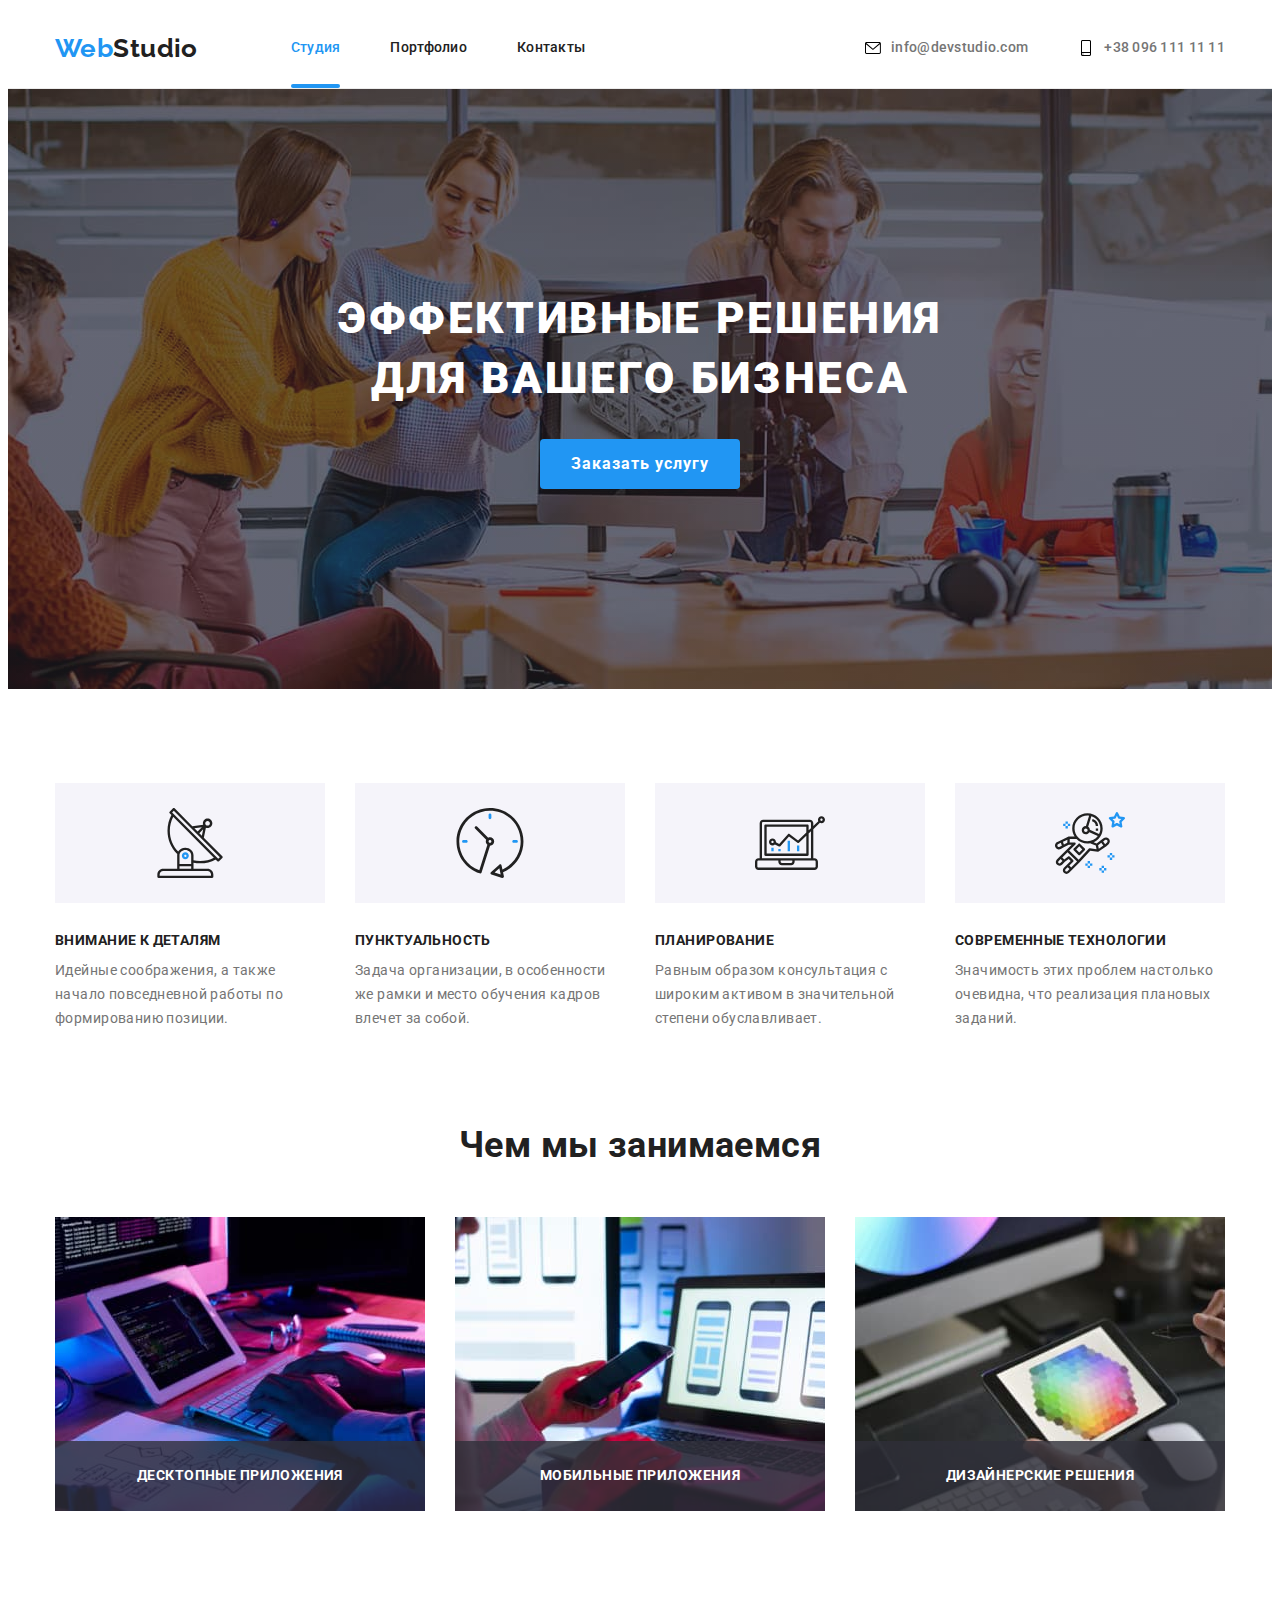
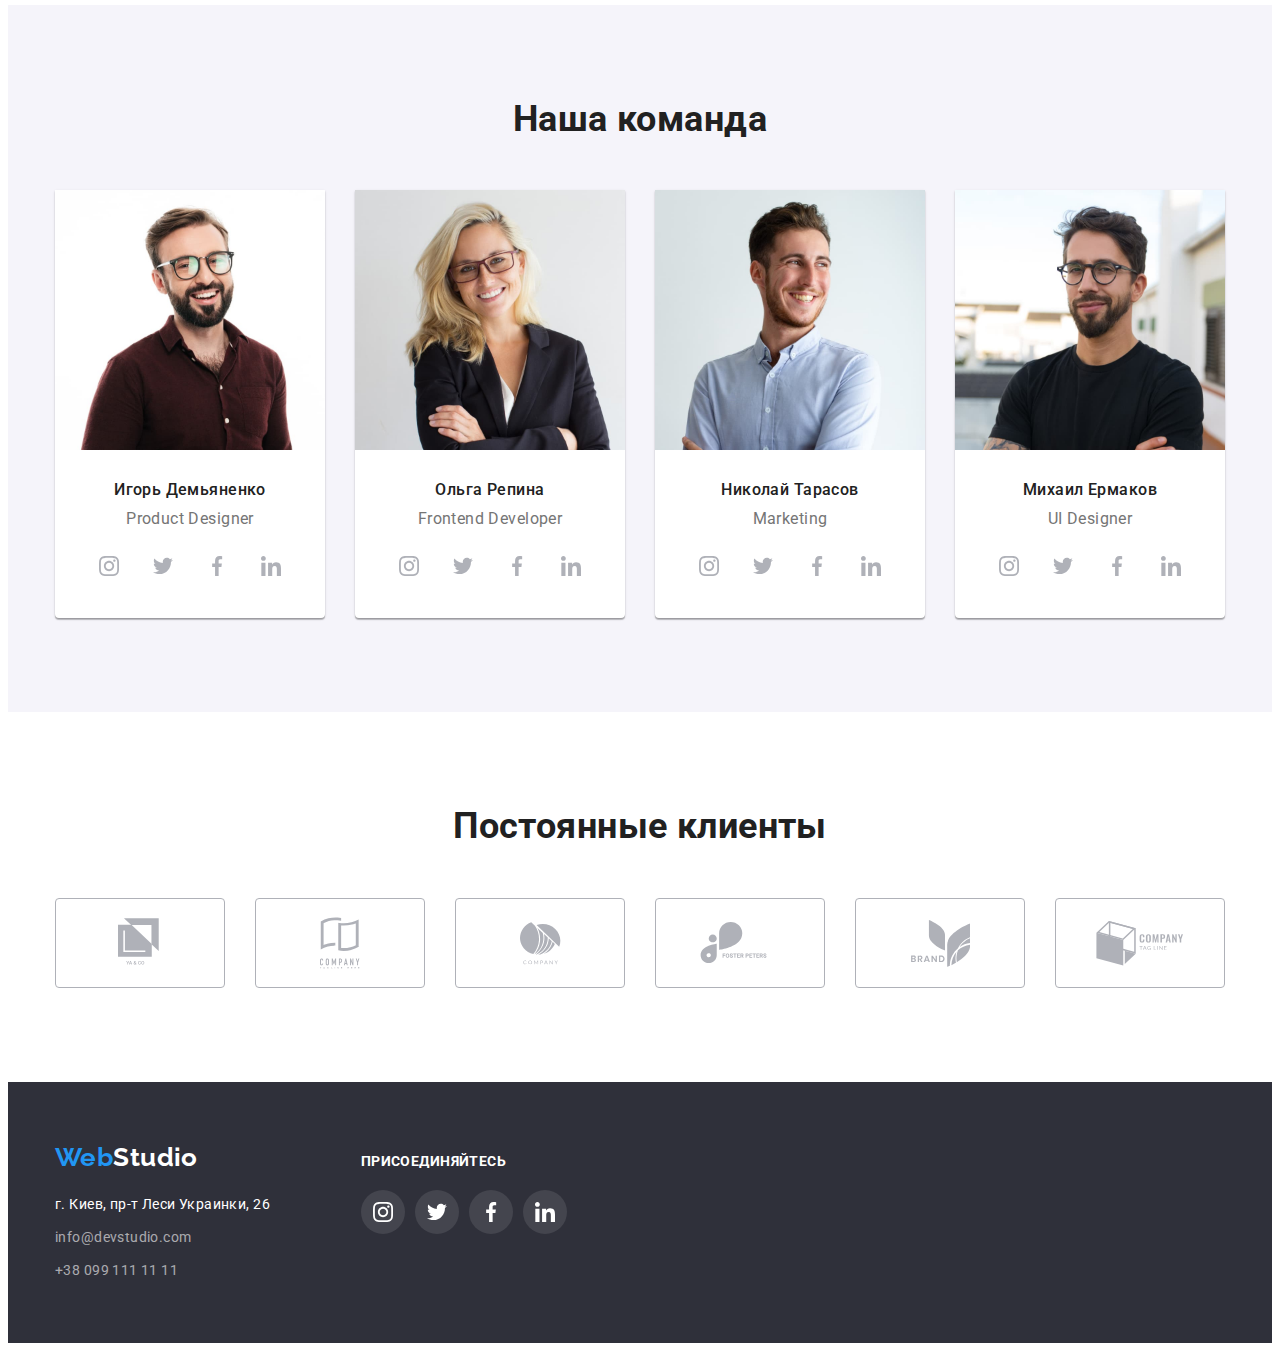
<file: index.html>
<!DOCTYPE html>
<html lang="ru">

<head>
    <meta charset="UTF-8" />
    <meta name="viewport" content="width=device-width, initial-scale=1.0" />
    <title>Студия</title>
    <link rel="stylesheet" href="https://cdnjs.cloudflare.com/ajax/libs/modern-normalize/1.0.0/modern-normalize.min.css"
        integrity="sha512-ISS7cAi1PEhQ8jnbJpJZMd29NlhNj4AWYyLOSp2CE/CsHxTCu+r+t0D2yoJudVrd0/8fTVPUVDzY5Tvli75u/g=="
        crossorigin="anonymous" />
    <link 
      href="https://fonts.googleapis.com/css2?family=Raleway:wght@700&family=Roboto:wght@400;500;700;900&display=swap" 
      rel="stylesheet"
    />
    <link rel="stylesheet" href="./css/styles.css" />
</head>

<body>
    <!-- Шапка сайта -->
    <header class="top-line">
        <div class="container top-cont">
            <nav class="navi">
                <a href="./index.html" class="logo">Web<span class="logo-top">Studio</span></a>
                <ul class="site-navi">
                    <li class="item"><a href="./index.html" class="link current">Студия</a></li>
                    <li class="item"><a href="./portfolio.html" class="link">Портфолио</a></li>
                    <li class="item"><a href="" class="link">Контакты</a></li>
                </ul>
            </nav>
            <ul class="out-navi">
                <li class="item">
                    <a href="mailto:info@devstudio.com" class="link">
                        <svg class="out-navi-icon">
                            <use href="./images/icons.svg#head-envelope"></use>
                        </svg>
                        info@devstudio.com
                    </a>
                </li>
                <li class="item"><a href="tel:+380961111111" class="link">
                    <svg class="out-navi-icon">
                        <use href="./images/icons.svg#head-smartphone"></use>
                    </svg>
                    +38 096 111 11 11</a></li>
            </ul>
        </div>
    </header>
    <main>

        <!-- ГЕРОЙ -->
        <section class="hero">
            <div class="hero-content">
                 <h1 class="hero-title">ЭФФЕКТИВНЫЕ РЕШЕНИЯ ДЛЯ ВАШЕГО БИЗНЕСА</h1>
                 <button type="button" class="button-hero" data-modal-open>Заказать услугу</button>
            </div>        
        </section>

        <div class="backdrop is-hidden" data-modal>
            <div class="modal">
                <button type="button" class="modal-close" data-modal-close>
                    <svg class="m-close-icon" width="18px" height="18px">
                        <use href="./images/icons.svg#close-m-icon"></use>
                    </svg>
                </button>
            </div>
        </div>

        <!-- Особенности-feature- -->
        <section class="section-feature">
            <div class="container">
                <h2 class="visually-hidden">Особенности</h2>
                <ul class="feature-list">
                    <li class="item">
                        <div class="feature-images">
                            <svg>
                                <use href="./images/icons.svg#antenna"></use>
                            </svg>
                        </div>
                        <h3 class="section-feature-title">Внимание к деталям</h3>
                        <p class="section-feature-text">
                            Идейные соображения, а также начало повседневной работы по формированию позиции.
                        </p>
                    </li>
                    <li class="item">
                        <div class="feature-images">
                            <svg>
                                <use href="./images/icons.svg#clock"></use>
                            </svg>
                        </div>
                        <h3 class="section-feature-title">
                            Пунктуальность
                        </h3>
                        <p class="section-feature-text">
                            Задача организации, в особенности же рамки и место обучения кадров влечет за собой.
                        </p>
                    </li>
                    <li class="item">
                        <div class="feature-images">
                            <svg>
                                <use href="./images/icons.svg#diagram"></use>
                            </svg>
                        </div>
                        <h3 class="section-feature-title">
                            Планирование
                        </h3>
                        <p class="section-feature-text">
                            Равным образом консультация с широким активом в значительной степени обуславливает.
                        </p>
                    </li>
                    <li class="item">
                        <div class="feature-images">
                            <svg>
                                <use href="./images/icons.svg#astronaut"></use>
                            </svg>
                        </div>
                        <h3 class="section-feature-title">
                            Современные технологии
                        </h3>
                        <p class="section-feature-text">
                            Значимость этих проблем настолько очевидна, что реализация плановых заданий.
                        </p>
                    </li>
                </ul>
            </div>   
        </section>

        <!-- Чем мы занимаемся - work -->
        <section class="section-work">
            <div class="container">
                <h2 class="section-work-title">Чем мы занимаемся</h2>
                <ul class="work-list">
                    <li class="item">
                        <img src="./images/1-1.jpg" alt="Алгоритм и планшет" width="370" height="294" />
                        <div class="work-cell">
                            <p>десктопные приложения</p>
                        </div>
                    </li>
                    <li class="item">
                        <img src="./images/1-2.jpg" alt="Смартфон и ноутбук" width="370" height="294" />
                        <div class="work-cell">
                            <p>мобильные приложения</p>
                        </div>
                    </li>
                    <li class="item">
                        <img src="./images/1-3.jpg" alt="Планшет и компьютер" width="370" height="294" />
                        <div class="work-cell">
                            <p>дизайнерские решения</p>
                        </div>
                    </li>
                </ul>
            </div>            
        </section>

        <!-- Наша команда - team-->
        <section class="section-team">
            <div class="container">
                <h2 class="section-team-title">Наша команда</h2>
                <ul class="team-list">
                    <li class="team-cell">
                        <img src="./images/2-1-demiantnko.jpg" alt="Игорь Демьяненко" width="270" height="260" />
                        <div class="team-cell-text">
                            <h3 class="team-title">Игорь Демьяненко</h3>
                            <p class="section-team-text">
                                Product Designer
                            </p>
                            <ul class="t-social">
                                <li class="t-soc-cell">
                                 <a href="" class="t-soc-link">
                                     <svg class="t-soc-item">
                                        <use href="./images/icons.svg#social-instagram"></use>
                                     </svg>
                                 </a>
                                </li>
                                <li class="t-soc-cell">
                                    <a href="" class="t-soc-link">
                                        <svg class="t-soc-item">
                                            <use href="./images/icons.svg#social-twitter"></use>
                                        </svg>
                                    </a>
                                </li>
                                <li class="t-soc-cell">
                                    <a href="" class="t-soc-link">
                                        <svg class="t-soc-item">
                                            <use href="./images/icons.svg#social-facebook"></use>
                                        </svg>
                                    </a>
                                </li>
                                <li class="t-soc-cell">
                                    <a href="" class="t-soc-link">
                                        <svg class="t-soc-item">
                                            <use href="./images/icons.svg#social-linkedin"></use>
                                        </svg>
                                    </a>
                                </li>
                            </ul>
                        </div>
                    </li>
                    <li class="team-cell">
                        <img src="./images/2-2-repina.jpg" alt="Поле" width="270" height="260" />
                        <div class="team-cell-text">
                            <h3 class="team-title">Ольга Репина</h3>
                            <p class="section-team-text">
                                Frontend Developer
                            </p>
                            <ul class="t-social">
                                <li class="t-soc-cell">
                                    <a href="" class="t-soc-link">
                                        <svg class="t-soc-item">
                                            <use href="./images/icons.svg#social-instagram"></use>
                                        </svg>
                                    </a>
                                </li>
                                <li class="t-soc-cell">
                                    <a href="" class="t-soc-link">
                                        <svg class="t-soc-item">
                                            <use href="./images/icons.svg#social-twitter"></use>
                                        </svg>
                                    </a>
                                </li>
                                <li class="t-soc-cell">
                                    <a href="" class="t-soc-link">
                                        <svg class="t-soc-item">
                                            <use href="./images/icons.svg#social-facebook"></use>
                                        </svg>
                                    </a>
                                </li>
                                <li class="t-soc-cell">
                                    <a href="" class="t-soc-link">
                                        <svg class="t-soc-item">
                                            <use href="./images/icons.svg#social-linkedin"></use>
                                        </svg>
                                    </a>
                                </li>
                            </ul>
                        </div>
                    </li>
                    <li class="team-cell">
                        <img src="./images/2-3-tarasov.jpg" alt="Николай Тарасов" width="270" height="260" />
                        <div class="team-cell-text">
                            <h3 class="team-title">Николай Тарасов</h3>
                            <p class="section-team-text">
                                Marketing
                            </p>
                            <ul class="t-social">
                                <li class="t-soc-cell">
                                    <a href="" class="t-soc-link">
                                        <svg class="t-soc-item">
                                            <use href="./images/icons.svg#social-instagram"></use>
                                        </svg>
                                    </a>
                                </li>
                                <li class="t-soc-cell">
                                    <a href="" class="t-soc-link">
                                        <svg class="t-soc-item">
                                            <use href="./images/icons.svg#social-twitter"></use>
                                        </svg>
                                    </a>
                                </li>
                                <li class="t-soc-cell">
                                    <a href="" class="t-soc-link">
                                        <svg class="t-soc-item">
                                            <use href="./images/icons.svg#social-facebook"></use>
                                        </svg>
                                    </a>
                                </li>
                                <li class="t-soc-cell">
                                    <a href="" class="t-soc-link">
                                        <svg class="t-soc-item">
                                            <use href="./images/icons.svg#social-linkedin"></use>
                                        </svg>
                                    </a>
                                </li>
                            </ul>
                        </div>
                    </li>
                    <li class="team-cell">
                        <img src="./images/2-4-ermakov.jpg" alt="Михаил Ермаков" width="270" height="260" />
                        <div class="team-cell-text">
                            <h3 class="team-title">Михаил Ермаков</h3>
                            <p class="section-team-text">
                                UI Designer
                            </p>
                            <ul class="t-social">
                                <li class="t-soc-cell">
                                    <a href="" class="t-soc-link">
                                        <svg class="t-soc-item">
                                            <use href="./images/icons.svg#social-instagram"></use>
                                        </svg>
                                    </a>
                                </li>
                                <li class="t-soc-cell">
                                    <a href="" class="t-soc-link">
                                        <svg class="t-soc-item">
                                            <use href="./images/icons.svg#social-twitter"></use>
                                        </svg>
                                    </a>
                                </li>
                                <li class="t-soc-cell">
                                    <a href="" class="t-soc-link">
                                        <svg class="t-soc-item">
                                            <use href="./images/icons.svg#social-facebook"></use>
                                        </svg>
                                    </a>
                                </li>
                                <li class="t-soc-cell">
                                    <a href="" class="t-soc-link">
                                        <svg class="t-soc-item">
                                            <use href="./images/icons.svg#social-linkedin"></use>
                                        </svg>
                                    </a>
                                </li>
                            </ul>
                        </div>
                    </li>
                </ul>
            </div>   
        </section>

        <section class="section-clients">
            <div class="container">
                <h2 class="clients-title">Постоянные клиенты</h2>
                <ul class="clients-list">
                    <li class="client-cell">
                        <a href="" class="client-link">
                        <svg class="client-link-item" width="45px" height="50px">
                            <use href="./images/icons.svg#logo-1"></use>
                        </svg>
                        </a>
                    </li>
<li class="client-cell">
                        <a href="" class="client-link">
                        <svg class="client-link-item" width="40px" height="52px">
                            <use href="./images/icons.svg#logo-2"></use>
                        </svg>
                        </a>
                    </li>
<li class="client-cell">
                        <a href="" class="client-link">
                        <svg class="client-link-item" width="41px" height="43px">
                            <use href="./images/icons.svg#logo-3"></use>
                        </svg>
                        </a>
                    </li>
<li class="client-cell">
                        <a href="" class="client-link">
                        <svg class="client-link-item" width="80px" height="42px">
                            <use href="./images/icons.svg#logo-4"></use>
                        </svg>
                        </a>
                    </li>
 <li class="client-cell">
                        <a href="" class="client-link">
                        <svg class="client-link-item" width="59px" height="47px">
                            <use href="./images/icons.svg#logo-5"></use>
                        </svg>
                        </a>
                    </li>                   
<li class="client-cell">
                        <a href="" class="client-link">
                        <svg class="client-link-item" width="88px" height="45px">
                            <use href="./images/icons.svg#logo-6"></use>
                        </svg>
                        </a>
                    </li>
                </ul>
            </div>
        </section>
    </main>

    <!-- Футер -->
    <footer class="site-footer">
        <div class="container">
            <div>
                <a href="./index.html" class="logo">Web<span     class="logo-footer">Studio</span></a>
                <address>
                <ul class="footer-navi">
                    <li>
                        <a href="https://www.google.com.ua/maps/place/%D0%9A%D0%B8%D0%B5%D0%B2,+02000/@50.4021368,30.2525048,10z/data=!3m1!4b1!4m5!3m4!1s0x40d4cf4ee15a4505:0x764931d2170146fe!8m2!3d50.4501!4d30.5234"
                            rel="noopener noreferrer" target="_blank" class="goo-maps">г. Киев, пр-т Леси Украинки, 26</a>
                    </li>
                    <li>
                        <a href="mailto:info@devstudio.com" class="link">info@devstudio.com</a>
                    </li>
                    <li>
                        <a href="tel:+380991111111" class="link">+38 099 111 11 11</a>
                    </li>
                </ul>
                </address>
            </div>
            <div class="footer-social">
                <h3 class="foo-soc-title">ПРИСОЕДИНЯЙТЕСЬ</h3>
                <ul class="foo-social">
                    <li class="foo-soc-cell">
                        <a href="" class="foo-soc-link">
                            <svg class="foo-soc-item">
                                <use href="./images/icons.svg#social-instagram"></use>
                            </svg>
                        </a>
                    </li>
                    <li class="foo-soc-cell">
                        <a href="" class="foo-soc-link">
                            <svg class="foo-soc-item">
                                <use href="./images/icons.svg#social-twitter"></use>
                            </svg>
                        </a>
                    </li>
                    <li class="foo-soc-cell">
                        <a href="" class="foo-soc-link">
                            <svg class="foo-soc-item">
                                <use href="./images/icons.svg#social-facebook"></use>
                            </svg>
                        </a>
                    </li>
                    <li class="foo-soc-cell">
                        <a href="" class="foo-soc-link">
                            <svg class="foo-soc-item">
                                <use href="./images/icons.svg#social-linkedin"></use>
                            </svg>
                        </a>
                    </li>
                </ul>
            </div>
        </div>
        
    </footer>
    <script src="./js/modal.js"></script>
</body>

</html>
</file>
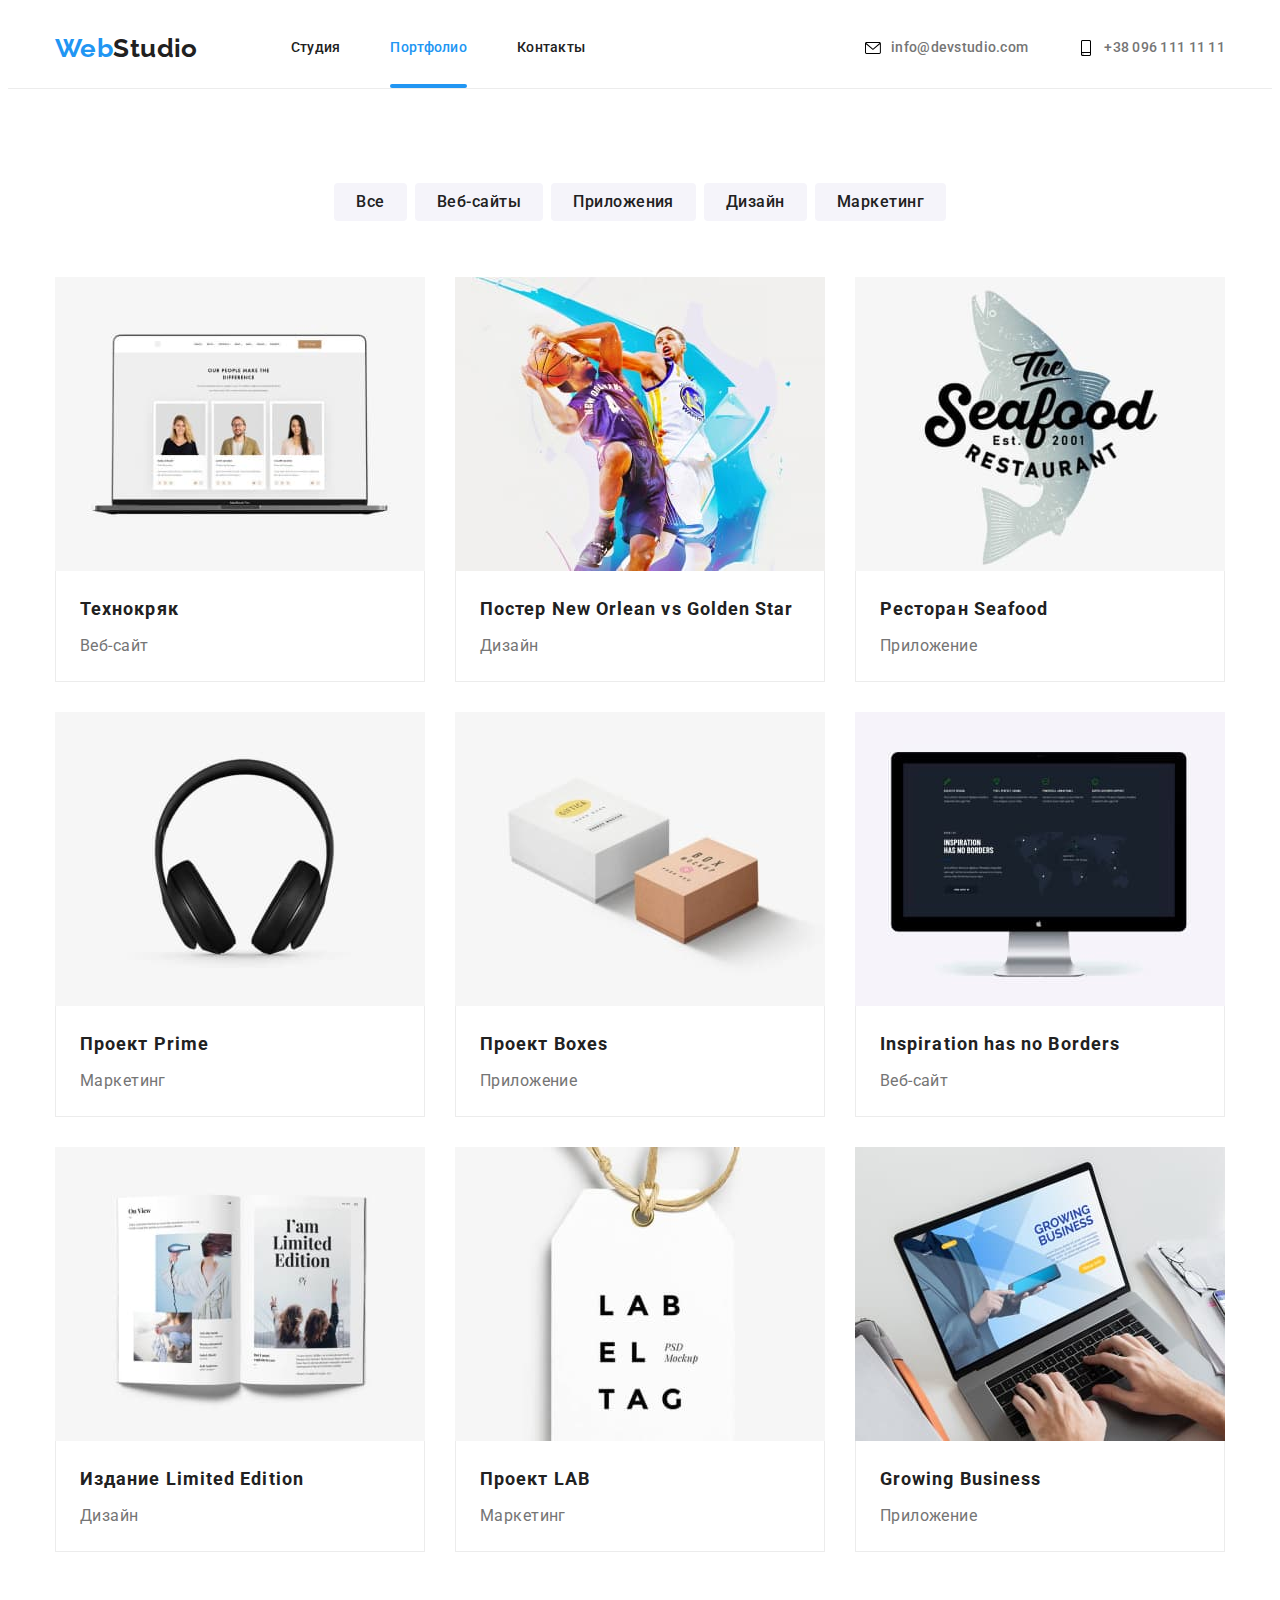
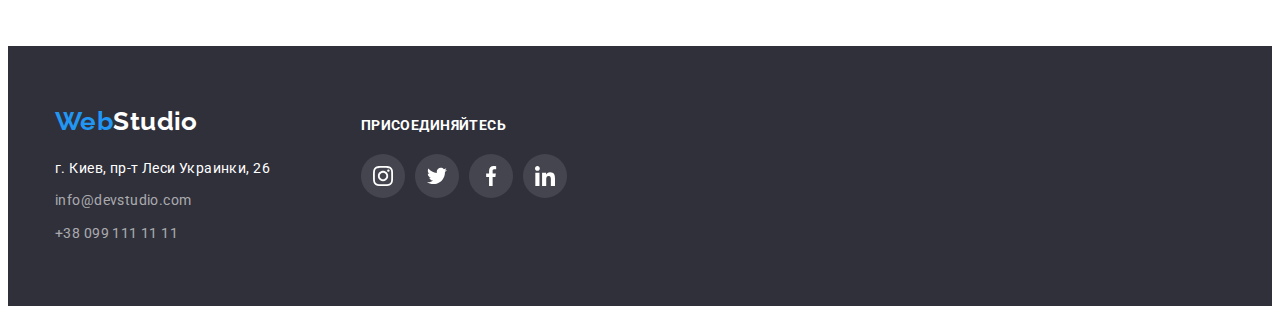
<file: portfolio.html>
<!DOCTYPE html>
<html lang="ru">

<head>
    <meta charset="UTF-8" />
    <meta name="viewport" content="width=device-width, initial-scale=1.0" />
    <title>Портфолио</title>
    <link rel="stylesheet" href="https://cdnjs.cloudflare.com/ajax/libs/modern-normalize/1.0.0/modern-normalize.min.css"
        integrity="sha512-ISS7cAi1PEhQ8jnbJpJZMd29NlhNj4AWYyLOSp2CE/CsHxTCu+r+t0D2yoJudVrd0/8fTVPUVDzY5Tvli75u/g=="
        crossorigin="anonymous" />
    <link
        href="https://fonts.googleapis.com/css2?family=Raleway:wght@700&family=Roboto:wght@400;500;700;900&display=swap"
        rel="stylesheet" />
    <link rel="stylesheet" href="./css/styles.css" />
</head>

<body>
    <!-- Шапка сайта -->
    <header class="top-line">
        <div class="container top-cont">
            <nav class="navi">
                <a href="./index.html" class="logo">Web<span class="logo-top">Studio</span></a>
                <ul class="site-navi">
                    <li class="item"><a href="./index.html" class="link">Студия</a></li>
                    <li class="item"><a href="./portfolio.html" class="link current">Портфолио</a></li>
                    <li class="item"><a href="" class="link">Контакты</a></li>
                </ul>
            </nav>
            <ul class="out-navi">
                <li class="item">
                    <a href="mailto:info@devstudio.com" class="link">
                        <svg class="out-navi-icon">
                            <use href="./images/icons.svg#head-envelope"></use>
                        </svg>
                        info@devstudio.com
                    </a>
                </li>
                <li class="item"><a href="tel:+380961111111" class="link">
                        <svg class="out-navi-icon">
                            <use href="./images/icons.svg#head-smartphone"></use>
                        </svg>
                        +38 096 111 11 11</a></li>
            </ul>
        </div>
    </header>
    <main>
        <section class="section-pf">
            <div class="container">
                <h2 class="visually-hidden">Портфолио</h2>
                <!-- Фильтры -->
                <ul class="pf-filter">
                    <li class="item"><button type="button" class="button-pf">Все</button></li>
                    <li class="item"><button type="button" class="button-pf">Веб-сайты</button></li>
                    <li class="item"><button type="button" class="button-pf">Приложения</button></li>
                    <li class="item"><button type="button" class="button-pf">Дизайн</button></li>
                    <li class="item"><button type="button" class="button-pf">Маркетинг</button></li>
                </ul>
                <!-- Проекты -->
                <ul class="pf-list">
                    <li class="pf-list-item">
                        <a href="" class="pf-link">
                            <div class="pf-cell">
                                <div class="over-pf-cell">
                                    Технокряк это современная площадка распространения коронавируса. Компании используют эту платформу для цифрового шпионажа и атак на защищённые сервера конкурентов.
                                </div>
                                <img src="./images/pf-1-1.jpg" alt="Ноутбук с портретами" width="370" height="294" />
                            </div>                            
                            <div class="pf-list-text">
                                <h3 class="pf-title">Технокряк</h3>
                                <p class="pf-text">Веб-сайт</p>
                            </div>
                        </a>
                    </li>
                    <li class="pf-list-item">
                        <a href="" class="pf-link">
                            <div class="pf-cell">
                                <div class="over-pf-cell">
                                    Технокряк это современная площадка распространения коронавируса. Компании используют эту платформу для цифрового шпионажа и атак на защищённые сервера конкурентов.
                                </div>                           
                                <img src="./images/pf-1-2.jpg" alt="Баскетболисты" width="370" height="294" />
                            </div>                          
                            <div class="pf-list-text">
                                <h3 class="pf-title">Постер New Orlean vs Golden Star</h3>
                                <p class="pf-text"> Дизайн</p>
                            </div>
                        </a>
                    </li>
                    <li class="pf-list-item">
                        <a href="" class="pf-link">
                            <div class="pf-cell">
                                <div class="over-pf-cell">
                                    Технокряк это современная площадка распространения коронавируса. Компании используют эту платформу для цифрового шпионажа и атак на защищённые сервера конкурентов.
                                </div>
                                <img src="./images/pf-1-3.jpg" alt="Ресторан Seafood - постер" width="370" height="294" />
                            </div>                            
                            <div class="pf-list-text">
                                <h3 class="pf-title">Ресторан Seafood</h3>
                                <p class="pf-text">Приложение</p>
                            </div>
                        </a>
                    </li>
                    <li class="pf-list-item">
                        <a href="" class="pf-link">
                            <div class="pf-cell">
                                <div class="over-pf-cell">
                                    Технокряк это современная площадка распространения коронавируса. Компании используют эту платформу для цифрового шпионажа и атак на защищённые сервера конкурентов.
                                </div>
                                <img src="./images/pf-2-1.jpg" alt="Наушники" width="370" height="294" />
                            </div>                           
                            <div class="pf-list-text">
                                <h3 class="pf-title">Проект Prime</h3>
                                <p class="pf-text">Маркетинг</p>
                            </div>
                        </a>
                    </li>
                    <li class="pf-list-item">
                        <a href="" class="pf-link">
                            <div class="pf-cell">
                                <div class="over-pf-cell">
                                    Технокряк это современная площадка распространения коронавируса. Компании используют эту платформу для цифрового шпионажа и атак на защищённые сервера конкурентов.
                                </div>
                                <img src="./images/pf-2-2.jpg" alt="Две коробочки" width="370" height="294" />
                            </div>
                            <div class="pf-list-text">
                                <h3 class="pf-title">Проект Boxes</h3>
                                <p class="pf-text">Приложение</p>
                            </div>
                        </a>
                    </li>
                    <li class="pf-list-item">
                        <a href="" class="pf-link">
                            <div class="pf-cell">
                                <div class="over-pf-cell">
                                    Технокряк это современная площадка распространения коронавируса. Компании используют эту платформу для цифрового шпионажа и атак на защищённые сервера конкурентов.
                                </div>
                                <img src="./images/pf-2-3.jpg" alt="Монитор с картой мира" width="370" height="294" />
                            </div>                           
                            <div class="pf-list-text">
                                <h3 class="pf-title">Inspiration has no Borders</h3>
                                <p class="pf-text">Веб-сайт</p>
                            </div>
                        </a>
                    </li>
                    <li class="pf-list-item">
                        <a href="" class="pf-link">
                            <div class="pf-cell">
                                <div class="over-pf-cell">
                                    Технокряк это современная площадка распространения коронавируса. Компании используют эту платформу для цифрового шпионажа и атак на защищённые сервера конкурентов.
                                </div>
                                <img src="./images/pf-3-1.jpg" alt="Бумажный журнал" width="370" height="294" />
                            </div>
                            <div class="pf-list-text">
                                <h3 class="pf-title">Издание Limited Edition</h3>
                                <p class="pf-text">Дизайн</p>
                            </div>
                        </a>
                    </li>
                    <li class="pf-list-item">
                        <a href="" class="pf-link">
                            <div class="pf-cell">
                                <div class="over-pf-cell">
                                    Технокряк это современная площадка распространения коронавируса. Компании используют эту платформу для цифрового шпионажа и атак на защищённые сервера конкурентов.
                                </div>
                                <img src="./images/pf-3-2.jpg" alt="Этикетка LAB" width="370" height="294" />
                            
                            </div>
                            <div class="pf-list-text">
                                <h3 class="pf-title">Проект LAB</h3>
                                <p class="pf-text">Маркетинг</p>
                            </div>
                        </a>
                    </li>
                    <li class="pf-list-item">
                        <a href="" class="pf-link">
                            <div class="pf-cell">
                                <div class="over-pf-cell">
                                    Технокряк это современная площадка распространения коронавируса. Компании используют эту платформу для цифрового шпионажа и атак на защищённые сервера конкурентов.
                                </div>
                                <img src="./images/pf-3-3.jpg" alt="Ноутбук с растущим бизнесом" width="370" height="294" />
                            </div>
                            <div class="pf-list-text">
                                <h3 class="pf-title">Growing Business</h3>
                                <p class="pf-text">Приложение</p>
                            </div>
                        </a>
                    </li>
                </ul>
            </div>         
        </section>
    </main>

    <!-- Футер -->
    <footer class="site-footer">
        <div class="container">
            <div>
                <a href="./index.html" class="logo">Web<span class="logo-footer">Studio</span></a>
                <address>
                    <ul class="footer-navi">
                        <li>
                            <a href="https://www.google.com.ua/maps/place/%D0%9A%D0%B8%D0%B5%D0%B2,+02000/@50.4021368,30.2525048,10z/data=!3m1!4b1!4m5!3m4!1s0x40d4cf4ee15a4505:0x764931d2170146fe!8m2!3d50.4501!4d30.5234"
                                rel="noopener noreferrer" target="_blank" class="goo-maps">г. Киев, пр-т Леси Украинки,
                                26</a>
                        </li>
                        <li>
                            <a href="mailto:info@devstudio.com" class="link">info@devstudio.com</a>
                        </li>
                        <li>
                            <a href="tel:+380991111111" class="link">+38 099 111 11 11</a>
                        </li>
                    </ul>
                </address>
            </div>
            <div class="footer-social">
                <h3 class="foo-soc-title">ПРИСОЕДИНЯЙТЕСЬ</h3>
                <ul class="foo-social">
                    <li class="foo-soc-cell">
                        <a href="" class="foo-soc-link">
                            <svg class="foo-soc-item">
                                <use href="./images/icons.svg#social-instagram"></use>
                            </svg>
                        </a>
                    </li>
                    <li class="foo-soc-cell">
                        <a href="" class="foo-soc-link">
                            <svg class="foo-soc-item">
                                <use href="./images/icons.svg#social-twitter"></use>
                            </svg>
                        </a>
                    </li>
                    <li class="foo-soc-cell">
                        <a href="" class="foo-soc-link">
                            <svg class="foo-soc-item">
                                <use href="./images/icons.svg#social-facebook"></use>
                            </svg>
                        </a>
                    </li>
                    <li class="foo-soc-cell">
                        <a href="" class="foo-soc-link">
                            <svg class="foo-soc-item">
                                <use href="./images/icons.svg#social-linkedin"></use>
                            </svg>
                        </a>
                    </li>
                </ul>
            </div>
        </div>
    
    </footer>
</body>

</html>
</file>
<file: css/styles.css>
:root {
  --white-basis: #ffffff;
  --accent-brand: #2196f3;
  --black-title: #212121;
  --black-text: #757575;
  --darck-bg: #2f303a;
  --light-first-bg: #e5e5e5; /*цвет main-а */
  --light-second-bg: #f5f4fa; /*наша команда*/
  --white-opacity: rgba(255, 255, 255, 0.6);
  --work-cell-bg: rgba(47, 48, 58, 0.8);
  --color-line: #ececec; /*цвет бордера*/
  --team-soc-link: #afb1b8;
  --client-cell-gap: 30px;
  --client-cell-item: 6; /*кол-во ячеек клиентов в ряду*/
  --pf-filter-gap: 30px;
  --pf-grid-item: 3; /*кол-во карточек в ряду портфолио*/
  --transit-properties: 250ms cubic-bezier(0.4, 0, 0.2, 1);
}

html {
  box-sizing: border-box;
}
*,
*::before,
*::after {
  box-sizing: border-box;
}

body {
  color: var(--black-text);
  font-family: Roboto, sans-serif;
  font-size: 14px;
  letter-spacing: 0.03em;
  /*width: 1600px; - решает проблему центрирования относительно вертикальной оси сайта???*/
}

section {
  min-width: 1200px;
}

address {
  font-style: normal;
}

ul {
  list-style: none;
  margin: 0px;
  padding: 0px;
}

img {
  display: block;
  max-width: 100%;
  height: auto;
}

a {
  text-decoration: none;
  display: block;
}

h1,
h2,
h3,
h4,
h5,
h6 {
  margin-top: 0px;
  margin-bottom: 0px;
  color: var(--black-title);
  font-family: Roboto, sans-serif;
}

p {
  margin-top: 0px;
  margin-bottom: 0px;
}

.visually-hidden {
  position: absolute !important;
  clip: rect(1px 1px 1px 1px);
  clip: rect(1px, 1px, 1px, 1px);
  padding: 0 !important;
  border: 0 !important;
  height: 1px !important;
  width: 1px !important;
  overflow: hidden;
}

.container {
  width: 1200px;
  padding: 0 15px;
  margin: 0px auto;
}

.top-line {
  min-width: 1200px;
  border-bottom-width: 1px;
  border-bottom-style: solid;
  border-bottom-color: var(--color-line);
}

.top-cont {
  display: flex;
  align-items: center;
  justify-content: space-between;
}

.navi {
  display: flex;
  align-items: center;
}

.logo {
  margin-right: 93px;
  color: var(--accent-brand);
  font-family: Raleway;
  font-weight: 700;
  font-size: 26px;
  line-height: 1.19;
}

.logo-top {
  color: var(--black-title);
}

.logo-footer {
  color: var(--white-basis);
}

.site-navi,
.out-navi {
  display: flex;
}

.site-navi .item:not(:last-child),
.out-navi .item:not(:last-child) {
  margin-right: 50px;
}

.site-navi .link {
  padding-top: 32px;
  padding-bottom: 32px;
  color: var(--black-title);
  font-weight: 500;
  line-height: 1.14;
  letter-spacing: 0.02em;
}

.site-navi .link,
.site-navi .current {
  position: relative;
  transition: color var(--transit-properties);
}

.site-navi .link::after,
.link.current::before {
  content: '';
  position: absolute;
  left: 0px;
  bottom: 0px;
  display: block;
  width: 100%;
  height: 4px;
  border-radius: 2px;
  background-color: var(--accent-brand);
}

.site-navi .link::after {
  transform: scaleX(0);
  transition: transform var(--transit-properties);
}

.site-navi .link:hover::after,
.site-navi .link:focus::after {
  transform: scaleX(1);
}

.link::after .site-navi .link,
.out-navi .link {
  transition: color var(--transit-properties);
}

.link.current,
.site-navi .link:hover,
.site-navi .link:focus,
.out-navi .link:hover,
.out-navi .link:focus,
.footer-navi .link:hover,
.footer-navi .link:focus {
  color: var(--accent-brand);
}

.out-navi .link:hover .out-navi-icon,
.out-navi .link:focus .out-navi-icon {
  fill: var(--accent-brand);
}

.out-navi .link {
  display: flex;
  align-items: center;
  padding-top: 32px; /*удерживает высоту хедера*/
  padding-bottom: 32px; /*удерживает высоту хедера*/
  color: var(--black-text);
  font-weight: 500;
  line-height: 1.14;
  letter-spacing: 0.02em;
  transition: color var(--transit-properties);
}

.out-navi-icon {
  width: 16px;
  height: 16px;
  margin-right: 10px;
  transition: fill var(--transit-properties);
}

.hero {
  display: flex;
  align-items: center;
  justify-content: center;
  min-width: 1200px;
  height: 600px;
  margin-left: auto;
  margin-right: auto;
  background-color: rgba(196, 196, 196, 1);
  background-image: linear-gradient(
      to right,
      rgba(47, 48, 58, 0.4),
      rgba(47, 48, 58, 0.4)
    ),
    url(../images/bg-heros.jpg);
  background-repeat: no-repeat;
  background-size: 1600px;
  background-position: center;
}

.hero-content {
  text-align: center;
  margin-left: auto;
  margin-right: auto;
}

.hero-title {
  width: 696px;
  color: var(--white-basis);
  margin: 0px auto 30px auto;
  font-weight: 900;
  font-size: 44px;
  line-height: 1.36;
  letter-spacing: 0.06em;
  text-transform: uppercase;
}

/* button для главной */
.container .button-hero {
  text-align: center;
}

.button-hero {
  display: inline-block;
  margin: 0 auto;
  width: 200px;
  height: 50px;
  border-radius: 4px;
  border: transparent;
  /*outline: none; убирает рамку при нажатии*/
  color: var(--white-basis);
  font-family: Roboto;
  font-weight: 700;
  font-size: 16px;
  text-align: center;
  line-height: 1.87;
  align-items: center;
  vertical-align: center;
  letter-spacing: 0.06em;
  background-color: var(--accent-brand);
  transition: background-color var(--transit-properties);
}

.button-hero:hover,
.button-hero:focus {
  background-color: #188ce8;
  cursor: pointer;
}

.section-feature {
  padding-top: 94px;
}

.feature-images {
  display: flex;
  align-items: center;
  justify-content: center;
  height: 120px;
  margin-bottom: 30px;
  background-color: var(--light-second-bg);
}

.feature-images > svg {
  width: 70px;
  height: 70px;
}

.feature-list,
.work-list,
.team-list {
  display: flex;
  flex-wrap: wrap;
}

.feature-list .item {
  width: calc((100% - 90px) / 4);
  margin-right: 30px;
}

.feature-list .item:nth-child(4n) {
  margin-right: 0px;
}

.section-feature-title {
  margin-bottom: 10px;
  font-weight: 700;
  font-size: 14px;
  line-height: 1.14;
  text-transform: uppercase;
}

.section-feature-text {
  line-height: 1.71;
}

.section-work {
  padding-top: 94px;
  padding-bottom: 94px;
}

.work-list .item {
  position: relative;
}

.work-cell {
  position: absolute;
  left: 0px;
  bottom: 0px;
  width: 100%;
  height: 70px;
  display: flex;
  align-items: center;
  justify-content: center;
  font-weight: 700;
  line-height: 1.17;
  text-transform: uppercase;
  color: var(--white-basis);
  background-color: var(--work-cell-bg);
}

.work-list .item {
  width: 370px;
}

.work-list .item + .item {
  margin-left: 30px;
}

.section-work-title,
.section-team-title,
.clients-title {
  margin: 0px auto 50px auto;
  font-weight: 700;
  font-size: 36px;
  line-height: 1.16;
  text-align: center;
}

.section-team {
  padding-top: 94px;
  padding-bottom: 94px;
  background-color: var(--light-second-bg);
}

.team-cell {
  width: 270px;
  border-radius: 0px 0px 4px 4px;
  background-color: var(--white-basis);
  box-shadow: 0px 1px 3px rgba(0, 0, 0, 0.12), 0px 1px 1px rgba(0, 0, 0, 0.14),
    0px 2px 1px rgba(0, 0, 0, 0.2);
}

.team-cell + .team-cell {
  margin-left: 30px;
}

.team-cell-text {
  padding-top: 30px;
  padding-bottom: 30px;
}

.team-title {
  margin-bottom: 10px;
  font-weight: 500;
  font-size: 16px;
  line-height: 1.19;
  text-align: center;
}

.section-team-text {
  font-size: 16px;
  line-height: 19px;
  text-align: center;
  margin-bottom: 16px;
}

.t-social,
.foo-social {
  display: flex;
  justify-content: center;
}

.t-soc-cell + .t-soc-cell,
.foo-soc-cell + .foo-soc-cell {
  margin-left: 10px;
}

.t-soc-link,
.foo-soc-link {
  display: flex;
  align-items: center;
  justify-content: center;
  width: 44px;
  height: 44px;
  border-radius: 50%;
  transition: background-color var(--transit-properties);
}

.t-soc-item,
.foo-soc-item {
  height: 20px;
  width: 20px;
  fill: var(--team-soc-link);
}

.t-soc-item {
  transition: fill var(--transit-properties);
}

.t-soc-link:hover,
.t-soc-link:focus,
.foo-soc-link:hover,
.foo-soc-link:focus {
  background-color: var(--accent-brand);
}

.t-soc-link:hover .t-soc-item,
.t-soc-link:focus .t-soc-item {
  fill: var(--white-basis);
}

.section-clients,
.section-pf {
  padding-top: 94px;
  padding-bottom: 94px;
}

.clients-list {
  display: flex;
  flex-wrap: wrap;
  margin-left: -30px;
  margin-top: -30px;
}

.client-cell {
  width: 170px;
  margin-left: 30px;
  margin-top: 30px;
}

.client-link {
  display: flex;
  align-items: center;
  justify-content: center;
  height: 90px;
  border-width: 1px;
  border-style: solid;
  border-radius: 4px;
  border-color: var(--team-soc-link);
  transition: border-color var(--transit-properties);
}

.client-link-item {
  fill: var(--team-soc-link);
  transition: fill var(--transit-properties);
}

.client-link:hover,
.client-link:focus {
  border-color: var(--accent-brand);
}

.client-link:hover .client-link-item,
.client-link:focus .client-link-item {
  fill: var(--accent-brand);
}

.section-pf .container {
  display: flex;
  flex-direction: column;
  align-items: center;
}

.pf-filter {
  margin-bottom: 56px;
  display: flex;
  flex-wrap: wrap;
}

.pf-filter .item + .item {
  margin-left: 8px;
}

/* button для портфолио-фильтра */
.button-pf {
  display: inline-block;
  min-width: 73px;
  min-height: 38px;
  padding: 6px 22px;
  border-radius: 4px;
  border: transparent;
  outline: none; /*убирает рамку при нажатии*/
  color: var(--black-title);
  font-family: Roboto;
  font-weight: 500;
  font-size: 16px;
  line-height: 1.62;
  text-align: center;
  vertical-align: top;
  letter-spacing: 0.03em;
  background-color: var(--light-second-bg);
  transition: background-color var(--transit-properties),
    box-shadow var(--transit-properties), color var(--transit-properties);
}

.button-pf:hover,
.button-pf:focus {
  color: var(--white-basis);
  background-color: var(--accent-brand);
  cursor: pointer;
  box-shadow: 0px 3px 1px rgba(0, 0, 0, 0.1), 0px 1px 2px rgba(0, 0, 0, 0.08),
    0px 2px 2px rgba(0, 0, 0, 0.12);
}

.pf-list {
  display: flex;
  flex-wrap: wrap;
  margin-left: calc(-1 * var(--pf-filter-gap));
  margin-top: calc(-1 * var(--pf-filter-gap));
}

.pf-list-item {
  flex-basis: calc(
    (100% - var(--pf-filter-gap) * var(--pf-grid-item)) / var(--pf-grid-item)
  );
  margin-left: var(--pf-filter-gap);
  margin-top: var(--pf-filter-gap);
  background-color: var(--white-basis);
}

.pf-list-text {
  padding: 20px 24px 20px 24px;
  border: 1px solid var(--color-line);
  border-top: none;
  background-color: var(--white-basis);
}

.pf-title {
  margin-bottom: 4px;
  font-weight: 700;
  font-size: 18px;
  line-height: 2;
  letter-spacing: 0.06em;
}

.pf-text {
  color: var(--black-text);
  font-size: 16px;
  line-height: 1.87;
}

.pf-cell {
  position: relative;
  overflow: hidden;
}

.over-pf-cell {
  position: absolute;
  transform: translateY(101%);
  width: 100%;
  height: 100%;
  padding: 63px 24px;
  overflow: hidden;
  font-size: 18px;
  line-height: 1.56;
  color: var(--white-basis);
  background-color: rgba(33, 150, 243, 0.9);
  transition: transform var(--transit-properties);
}

.pf-link {
  transition: box-shadow var(--transit-properties);
}

.pf-link:hover,
.pf-link:focus {
  box-shadow: 0px 1px 1px rgba(0, 0, 0, 0.12), 0px 4px 4px rgba(0, 0, 0, 0.06),
    1px 4px 6px rgba(0, 0, 0, 0.16);
}

.pf-link:hover .over-pf-cell,
.pf-link:focus .over-pf-cell {
  transform: translateY(0);
}

/* футер */
.site-footer {
  min-width: 1200px;
  padding-top: 60px;
  padding-bottom: 60px;
  background-color: var(--darck-bg);
}

.site-footer .container {
  display: flex;
  align-items: baseline;
}

.site-footer address {
  margin-top: 20px;
}

.footer-navi .goo-maps {
  color: var(--white-basis);
  line-height: 1.7;
  transition: color var(--transit-properties);
}

.footer-navi .goo-maps:hover,
.footer-navi .goo-maps:focus {
  color: var(--accent-brand);
}

.footer-navi .link {
  color: var(--white-opacity);
  line-height: 1.71;
  transition: color var(--transit-properties);
}
.footer-navi li + li {
  margin-top: 9px;
}

.foo-soc-title {
  margin-bottom: 20px;
  font-weight: 700;
  font-size: 14px;
  line-height: 1.14;
  letter-spacing: 0.03em;
  text-transform: uppercase;
  color: var(--white-basis);
}

.footer-social {
  margin-left: 70px;
}

.foo-soc-link {
  background-color: rgba(255, 255, 255, 0.1);
}

.foo-soc-item {
  fill: var(--white-basis);
}

.backdrop {
  position: fixed;
  top: 0;
  left: 0;
  z-index: 9;
  width: 100%;
  height: 100%;
  background-color: rgba(0, 0, 0, 0.2);
  transition: opacity var(--transit-properties);
}
.modal {
  position: absolute;
  left: 50%;
  top: 50%;
  transform: translate(-50%, -50%) scale(1);
  min-width: 528px;
  min-height: 581px;
  border-radius: 4px;
  background-color: #fff;
  box-shadow: 0px 2px 1px 0px rgba(0, 0, 0, 0.2),
    0px 1px 1px 0px rgba(0, 0, 0, 0.14), 0px 1px 3px 0px rgba(0, 0, 0, 0.12);
  transition: transform var(--transit-properties);
}

.backdrop.is-hidden {
  opacity: 0;
  pointer-events: none;
}

.backdrop.is-hidden .modal {
  transform: translate(-50%, -50%) scale(0.9);
}

.modal-close {
  position: absolute;
  top: 8px;
  right: 8px;
  display: flex;
  align-items: center;
  justify-content: center;
  width: 30px;
  height: 30px;
  border-radius: 50%;
  border: 1px solid rgba(0, 0, 0, 0.1);
  outline: none; /*убирает рамку при нажатии*/
  background-color: #fff;
  transition: background-color var(--transit-properties),
    border-color var(--transit-properties);
}

.m-close-icon {
  fill: rgb(0, 0, 0);
  transition: fill var(--transit-properties);
}

.modal-close:hover {
  cursor: pointer;
}

.modal-close:hover,
.modal-close:focus {
  background-color: var(--accent-brand);
  border-color: var(--accent-brand);
}

.modal-close:hover .m-close-icon,
.modal-close:focus .m-close-icon {
  fill: var(--white-basis);
}
</file>
